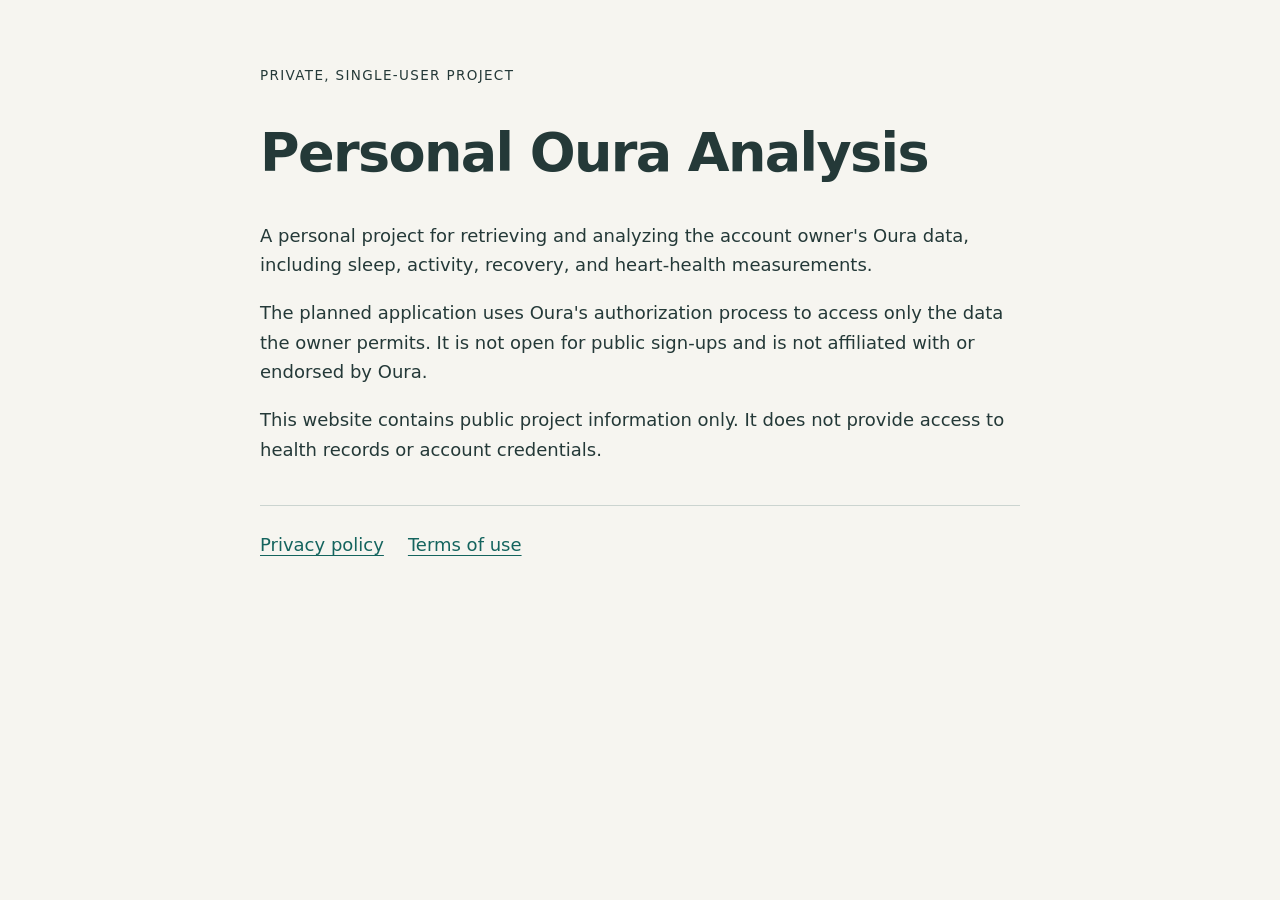
<file: index.html>
<!doctype html>
<html lang="en">
<meta charset="utf-8">
<meta name="viewport" content="width=device-width, initial-scale=1">
<title>Personal Oura Analysis</title>
<link rel="stylesheet" href="style.css">
<main>
  <p class="eyebrow">Private, single-user project</p>
  <h1>Personal Oura Analysis</h1>
  <p>A personal project for retrieving and analyzing the account owner's Oura data, including sleep, activity, recovery, and heart-health measurements.</p>
  <p>The planned application uses Oura's authorization process to access only the data the owner permits. It is not open for public sign-ups and is not affiliated with or endorsed by Oura.</p>
  <p>This website contains public project information only. It does not provide access to health records or account credentials.</p>
  <nav aria-label="Policies"><a href="privacy.html">Privacy policy</a><a href="terms.html">Terms of use</a></nav>
</main>
</html>
</file>
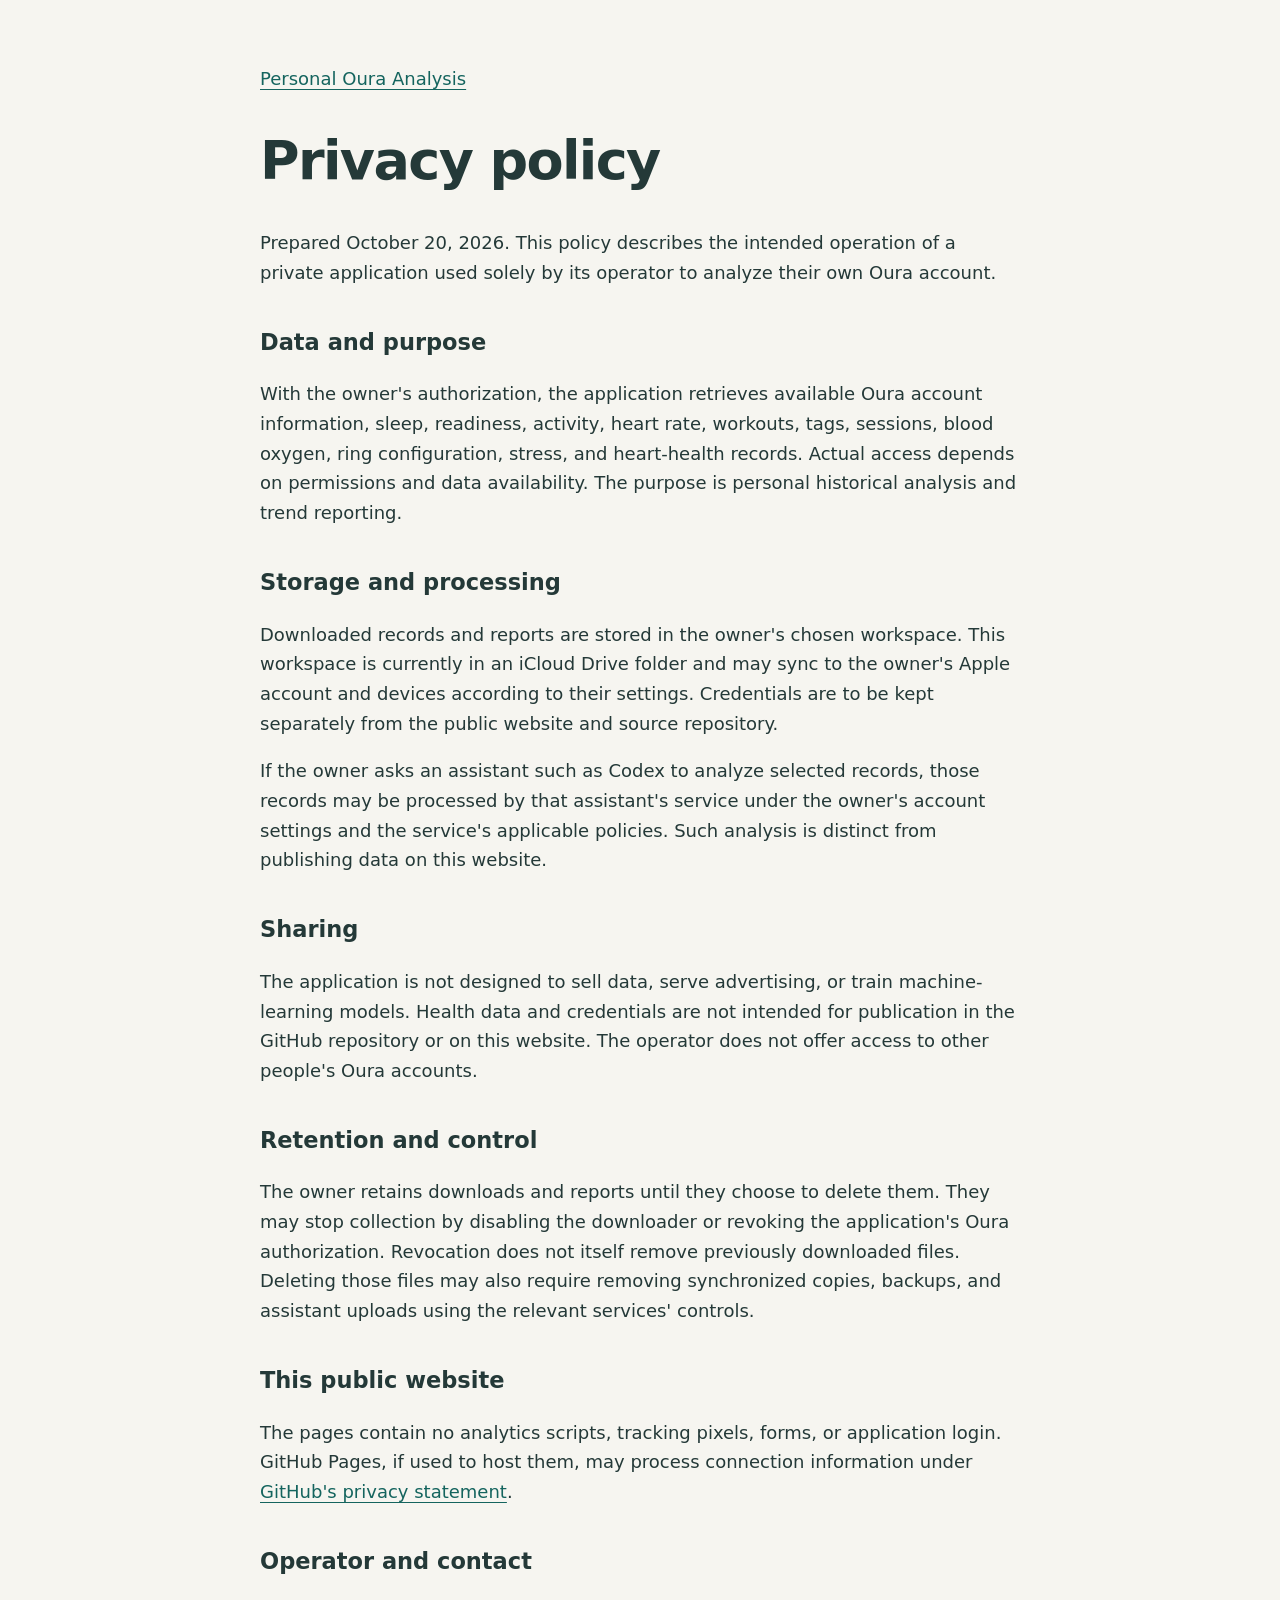
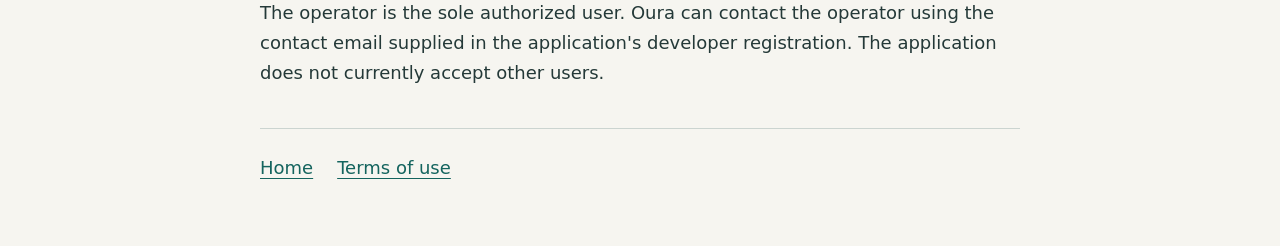
<file: privacy.html>
<!doctype html>
<html lang="en">
<meta charset="utf-8">
<meta name="viewport" content="width=device-width, initial-scale=1">
<title>Privacy | Personal Oura Analysis</title>
<link rel="stylesheet" href="style.css">
<main>
  <a href="index.html">Personal Oura Analysis</a>
  <h1>Privacy policy</h1>
  <p>Prepared October 20, 2026. This policy describes the intended operation of a private application used solely by its operator to analyze their own Oura account.</p>
  <h2>Data and purpose</h2>
  <p>With the owner's authorization, the application retrieves available Oura account information, sleep, readiness, activity, heart rate, workouts, tags, sessions, blood oxygen, ring configuration, stress, and heart-health records. Actual access depends on permissions and data availability. The purpose is personal historical analysis and trend reporting.</p>
  <h2>Storage and processing</h2>
  <p>Downloaded records and reports are stored in the owner's chosen workspace. This workspace is currently in an iCloud Drive folder and may sync to the owner's Apple account and devices according to their settings. Credentials are to be kept separately from the public website and source repository.</p>
  <p>If the owner asks an assistant such as Codex to analyze selected records, those records may be processed by that assistant's service under the owner's account settings and the service's applicable policies. Such analysis is distinct from publishing data on this website.</p>
  <h2>Sharing</h2>
  <p>The application is not designed to sell data, serve advertising, or train machine-learning models. Health data and credentials are not intended for publication in the GitHub repository or on this website. The operator does not offer access to other people's Oura accounts.</p>
  <h2>Retention and control</h2>
  <p>The owner retains downloads and reports until they choose to delete them. They may stop collection by disabling the downloader or revoking the application's Oura authorization. Revocation does not itself remove previously downloaded files. Deleting those files may also require removing synchronized copies, backups, and assistant uploads using the relevant services' controls.</p>
  <h2>This public website</h2>
  <p>The pages contain no analytics scripts, tracking pixels, forms, or application login. GitHub Pages, if used to host them, may process connection information under <a href="https://docs.github.com/en/site-policy/privacy-policies/github-general-privacy-statement">GitHub's privacy statement</a>.</p>
  <h2>Operator and contact</h2>
  <p>The operator is the sole authorized user. Oura can contact the operator using the contact email supplied in the application's developer registration. The application does not currently accept other users.</p>
  <nav aria-label="Policies"><a href="index.html">Home</a><a href="terms.html">Terms of use</a></nav>
</main>
</html>
</file>
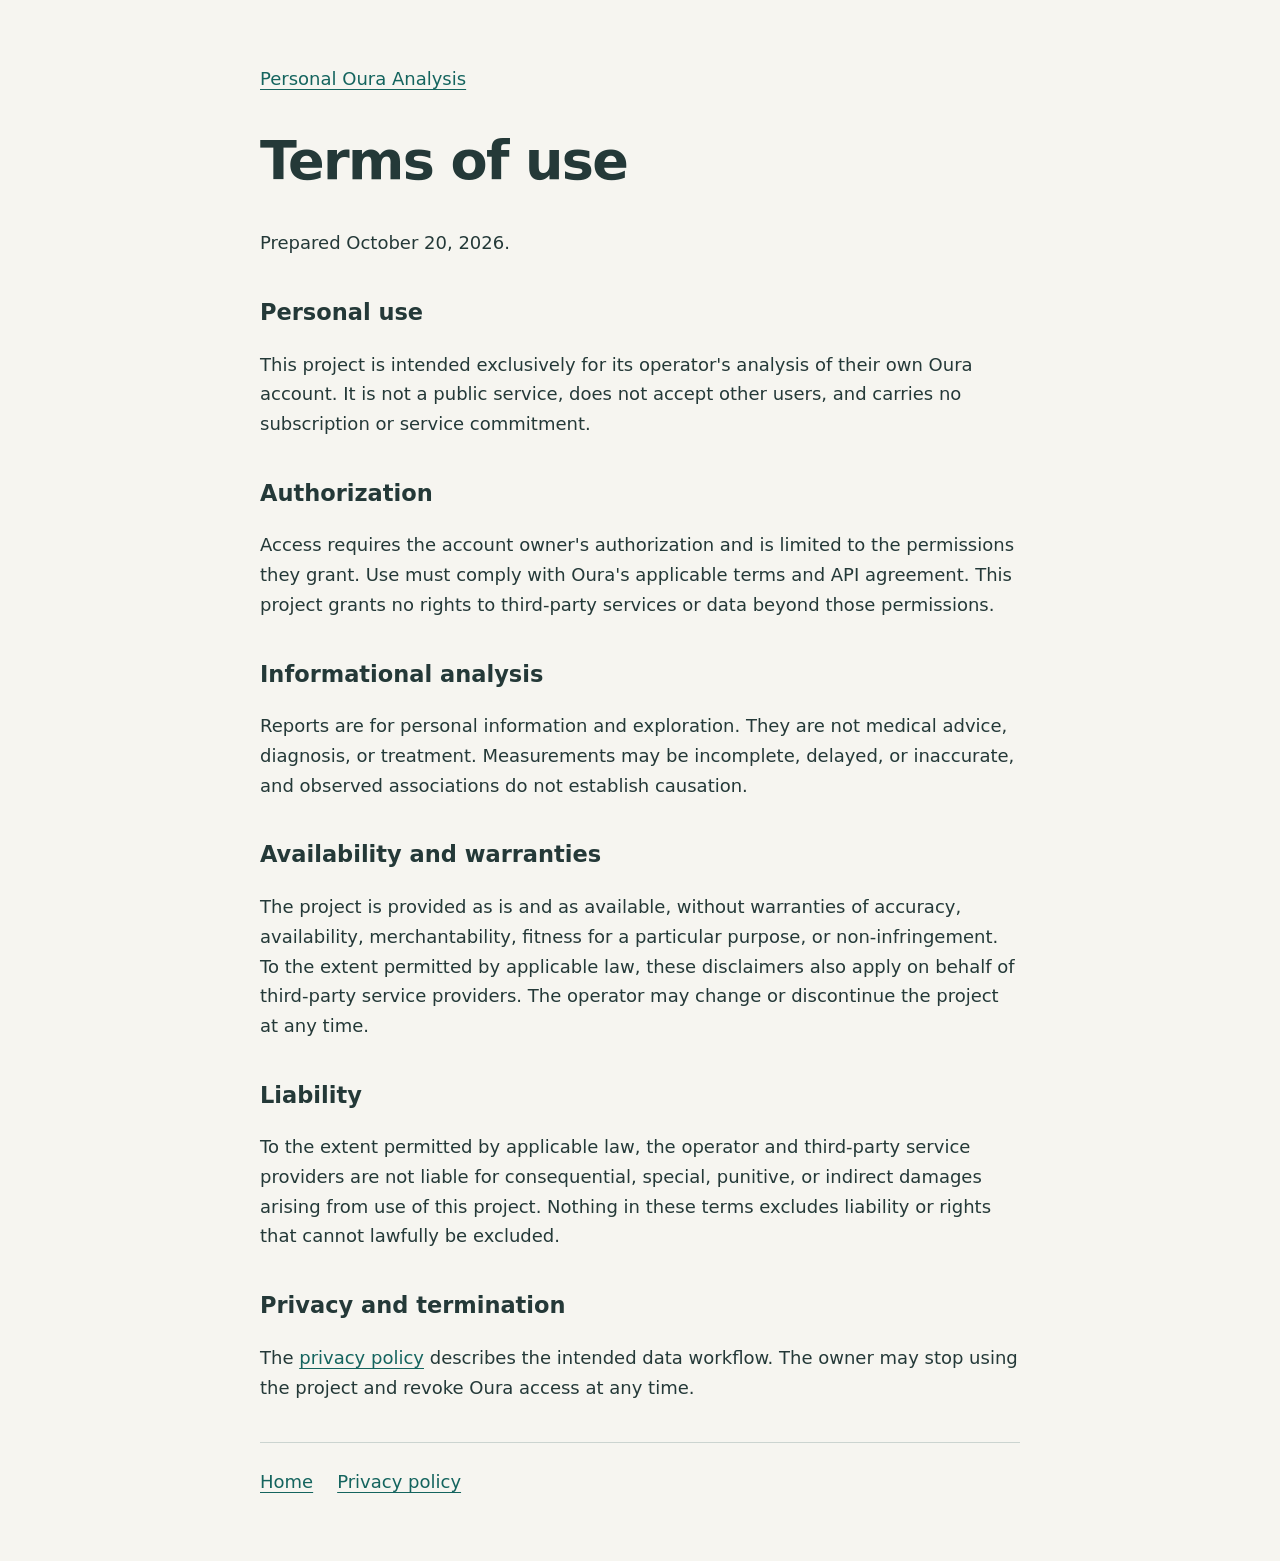
<file: terms.html>
<!doctype html>
<html lang="en">
<meta charset="utf-8">
<meta name="viewport" content="width=device-width, initial-scale=1">
<title>Terms | Personal Oura Analysis</title>
<link rel="stylesheet" href="style.css">
<main>
  <a href="index.html">Personal Oura Analysis</a>
  <h1>Terms of use</h1>
  <p>Prepared October 20, 2026.</p>
  <h2>Personal use</h2>
  <p>This project is intended exclusively for its operator's analysis of their own Oura account. It is not a public service, does not accept other users, and carries no subscription or service commitment.</p>
  <h2>Authorization</h2>
  <p>Access requires the account owner's authorization and is limited to the permissions they grant. Use must comply with Oura's applicable terms and API agreement. This project grants no rights to third-party services or data beyond those permissions.</p>
  <h2>Informational analysis</h2>
  <p>Reports are for personal information and exploration. They are not medical advice, diagnosis, or treatment. Measurements may be incomplete, delayed, or inaccurate, and observed associations do not establish causation.</p>
  <h2>Availability and warranties</h2>
  <p>The project is provided as is and as available, without warranties of accuracy, availability, merchantability, fitness for a particular purpose, or non-infringement. To the extent permitted by applicable law, these disclaimers also apply on behalf of third-party service providers. The operator may change or discontinue the project at any time.</p>
  <h2>Liability</h2>
  <p>To the extent permitted by applicable law, the operator and third-party service providers are not liable for consequential, special, punitive, or indirect damages arising from use of this project. Nothing in these terms excludes liability or rights that cannot lawfully be excluded.</p>
  <h2>Privacy and termination</h2>
  <p>The <a href="privacy.html">privacy policy</a> describes the intended data workflow. The owner may stop using the project and revoke Oura access at any time.</p>
  <nav aria-label="Policies"><a href="index.html">Home</a><a href="privacy.html">Privacy policy</a></nav>
</main>
</html>
</file>
<file: style.css>
:root { color-scheme: light; font: 18px/1.65 system-ui, sans-serif; color: #243938; background: #f6f5f0; }
body { margin: 0; }
main { max-width: 760px; margin: 64px auto; padding: 0 24px; }
h1 { font-size: clamp(2rem, 6vw, 3rem); line-height: 1.15; letter-spacing: -.03em; }
h2 { font-size: 1.25rem; margin-top: 2rem; }
a { color: #14645e; text-underline-offset: .2em; }
nav { display: flex; flex-wrap: wrap; gap: 24px; border-top: 1px solid #cbd4d0; margin-top: 40px; padding-top: 24px; }
.eyebrow { text-transform: uppercase; letter-spacing: .1em; font-size: .75rem; }
</file>
